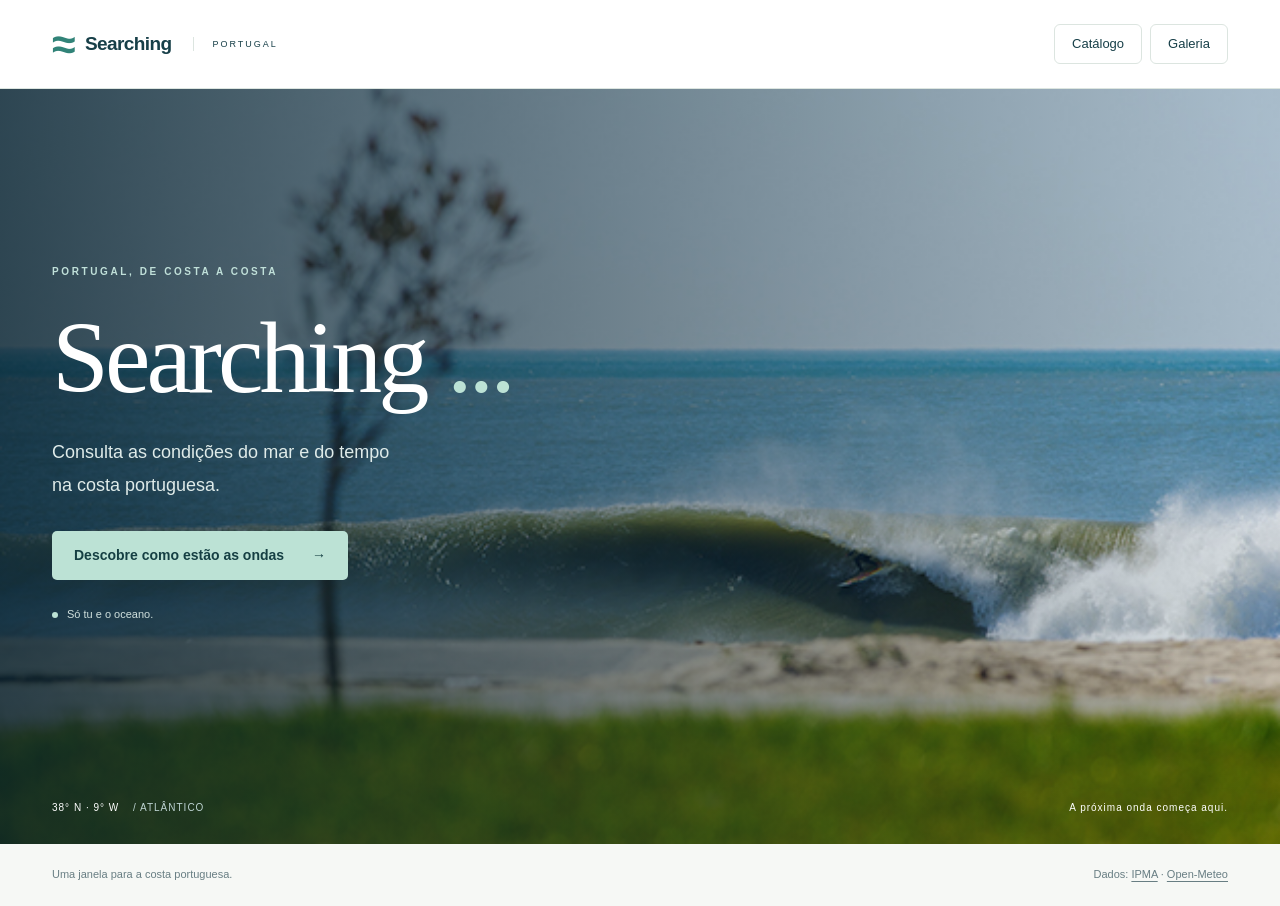
<file: index.html>
<!doctype html>
<html lang="pt-PT">
    <!-- Metadados e estilos. -->
    <head>
        <meta charset="utf-8" />
        <meta name="viewport" content="width=device-width, initial-scale=1" />
        <meta
            name="description"
            content="Consulta o tempo, as ondas e o swell nas regiões costeiras de Portugal."
        />
        <title>A costa à tua espera · Estado do Mar</title>
        <link
            href="https://cdn.jsdelivr.net/npm/bootstrap@5.3.3/dist/css/bootstrap.min.css"
            rel="stylesheet"
        />
        <link href="css/style.css" rel="stylesheet" />
        <link rel="icon" href="images/favicon.svg" type="image/svg+xml" />
    </head>
    <body>
        <!-- Navegação comum. -->
        <header class="site-header">
            <nav
                class="container d-flex align-items-center justify-content-between"
                aria-label="Navegação principal"
            >
                <a class="brand" href="index.html">
                    <span class="brand-mark" aria-hidden="true">≈</span>
                    Searching
                    <span class="brand-country">PORTUGAL</span>
                </a>
                <div class="header-actions">
                    <a class="nav-link header-button" href="catalogo.html">Catálogo</a>
                    <a class="nav-link header-button" href="galeria.html">Galeria</a>
                </div>
            </nav>
        </header>
        <!-- Apresentação e acesso ao catálogo. -->
        <main class="hero">
            <img
                class="hero-image"
                src="images/surf_espinho.jpg"
                alt="Ilustração de ondas do Atlântico junto à costa portuguesa"
            />
            <div class="hero-shade"></div>
            <div class="container hero-content">
                <p class="eyebrow light">PORTUGAL, DE COSTA A COSTA</p>
                <h1>
                    Searching
                    <span class="accent">...</span>
                </h1>
                <p class="hero-description">
                    Consulta as condições do mar e do tempo
                    <br class="desktop-break" />
                    na costa portuguesa.
                </p>
                <a href="catalogo.html" class="btn btn-ocean btn-lg">
                    Descobre como estão as ondas
                    <span aria-hidden="true">→</span>
                </a>
                <div class="hero-note">
                    <span class="status-dot"></span>
                    Só tu e o oceano.
                </div>
            </div>
            <div class="hero-bottom container">
                <span>
                    38° N · 9° W
                    <span class="muted-light">/ ATLÂNTICO</span>
                </span>
                <span>A próxima onda começa aqui.</span>
            </div>
        </main>
        <!-- Fontes dos dados. -->
        <footer class="site-footer">
            <div class="container d-flex flex-wrap justify-content-between gap-2">
                <span>Uma janela para a costa portuguesa.</span>
                <span>
                    Dados:
                    <a href="https://www.ipma.pt/" target="_blank" rel="noopener">IPMA</a>
                    ·
                    <a href="https://open-meteo.com/" target="_blank" rel="noopener">Open-Meteo</a>
                </span>
            </div>
        </footer>
    </body>
</html>
</file>
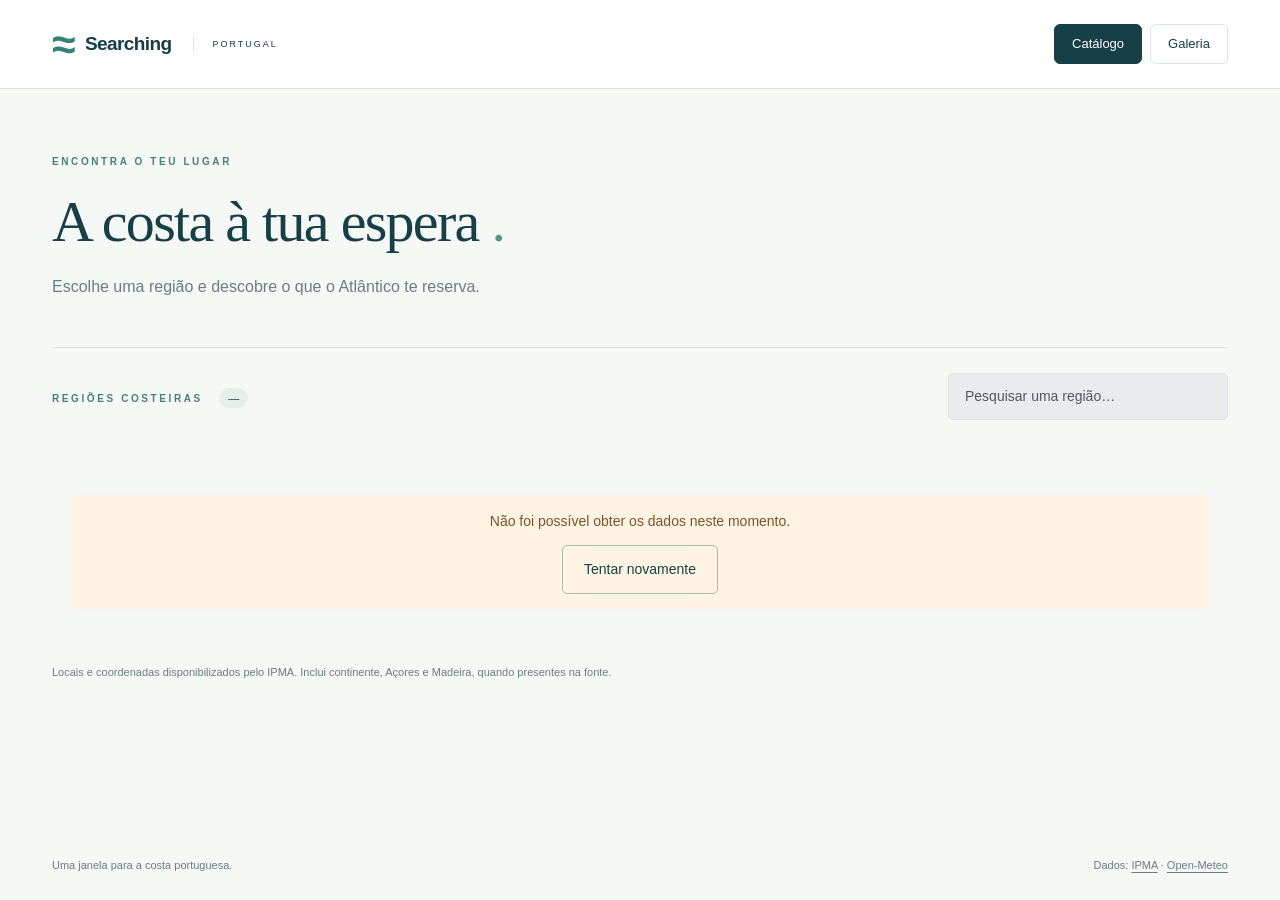
<file: catalogo.html>
<!doctype html>
<html lang="pt-PT">
    <!-- Metadados e estilos. -->
    <head>
        <meta charset="utf-8" />
        <meta name="viewport" content="width=device-width, initial-scale=1" />
        <meta
            name="description"
            content="Consulta o tempo, as ondas e o swell nas regiões costeiras de Portugal."
        />
        <title>Explorar a costa · Estado do Mar</title>
        <link
            href="https://cdn.jsdelivr.net/npm/bootstrap@5.3.3/dist/css/bootstrap.min.css"
            rel="stylesheet"
        />
        <link href="css/style.css" rel="stylesheet" />
        <link rel="icon" href="images/favicon.svg" type="image/svg+xml" />
    </head>
    <body>
        <!-- Navegação comum. -->
        <header class="site-header">
            <nav
                class="container d-flex align-items-center justify-content-between"
                aria-label="Navegação principal"
            >
                <a class="brand" href="index.html">
                    <span class="brand-mark" aria-hidden="true">≈</span>
                    Searching
                    <span class="brand-country">PORTUGAL</span>
                </a>
                <div class="header-actions">
                    <a class="nav-link header-button" href="catalogo.html" aria-current="page">
                        Catálogo
                    </a>
                    <a class="nav-link header-button" href="galeria.html">Galeria</a>
                </div>
            </nav>
        </header>
        <main class="container page-main">
            <div class="page-intro">
                <p class="eyebrow">ENCONTRA O TEU LUGAR</p>
                <h1>
                    A costa à tua espera
                    <span class="accent">.</span>
                </h1>
                <p class="lead">Escolhe uma região e descobre o que o Atlântico te reserva.</p>
            </div>
            <!-- Pesquisa e contador de regiões. -->
            <div class="catalog-toolbar">
                <div>
                    <span class="eyebrow">REGIÕES COSTEIRAS</span>
                    <span id="total" class="count-badge" aria-live="polite">—</span>
                </div>
                <label class="search-label">
                    <span class="visually-hidden">Pesquisar região</span>
                    <input
                        id="pesquisa"
                        class="form-control"
                        type="search"
                        placeholder="Pesquisar uma região…"
                        autocomplete="off"
                        disabled
                    />
                </label>
            </div>
            <div id="estado" role="status" aria-live="polite" class="loading-panel">
                <span class="spinner-border spinner-border-sm" aria-hidden="true"></span>
                A carregar dados...
            </div>
            <noscript>
                <p class="error-panel">
                    Ativa o JavaScript no navegador para carregar as regiões do IPMA.
                </p>
            </noscript>
            <!-- Os cartões são criados por catalogo.js. -->
            <div id="regioes" class="row g-4"></div>
            <p class="data-note">
                Locais e coordenadas disponibilizados pelo IPMA. Inclui continente, Açores e
                Madeira, quando presentes na fonte.
            </p>
        </main>
        <!-- Fontes dos dados. -->
        <footer class="site-footer">
            <div class="container d-flex flex-wrap justify-content-between gap-2">
                <span>Uma janela para a costa portuguesa.</span>
                <span>
                    Dados:
                    <a href="https://www.ipma.pt/" target="_blank" rel="noopener">IPMA</a>
                    ·
                    <a href="https://open-meteo.com/" target="_blank" rel="noopener">Open-Meteo</a>
                </span>
            </div>
        </footer>
        <script defer src="js/regioes.js"></script>
        <script defer src="js/utils.js"></script>
        <script defer src="js/catalogo.js"></script>
    </body>
</html>
</file>
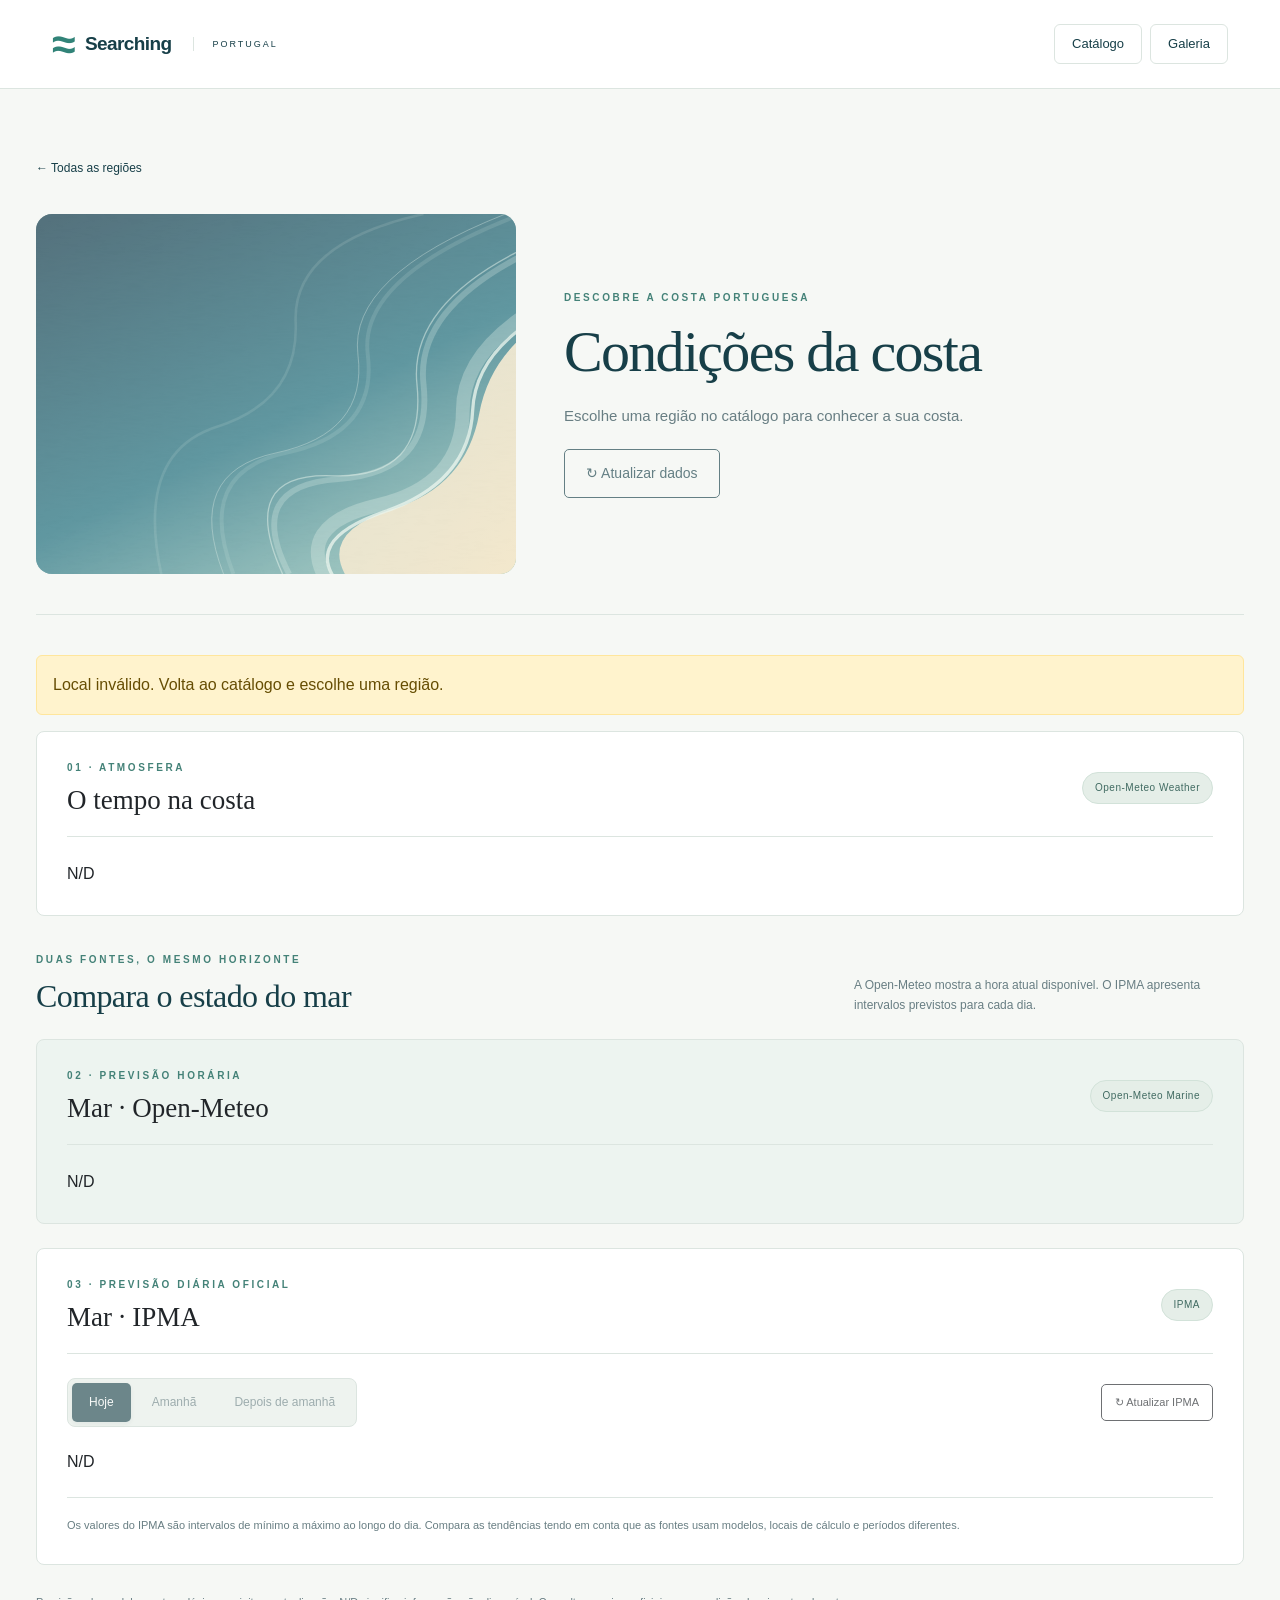
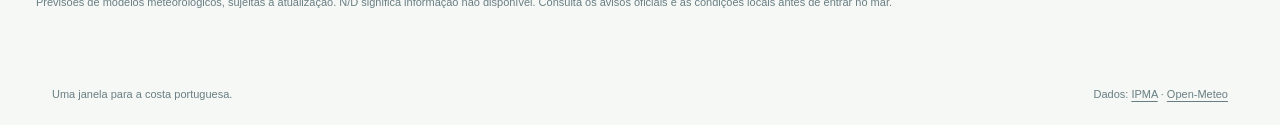
<file: detalhes.html>
<!doctype html>
<html lang="pt-PT">
    <!-- Metadados e estilos. -->
    <head>
        <meta charset="utf-8" />
        <meta name="viewport" content="width=device-width, initial-scale=1" />
        <meta
            name="description"
            content="Consulta o tempo, as ondas e o swell nas regiões costeiras de Portugal."
        />
        <title>Condições da costa · Estado do Mar</title>
        <link
            href="https://cdn.jsdelivr.net/npm/bootstrap@5.3.3/dist/css/bootstrap.min.css"
            rel="stylesheet"
        />
        <link href="css/style.css" rel="stylesheet" />
        <link rel="icon" href="images/favicon.svg" type="image/svg+xml" />
    </head>
    <body>
        <!-- Navegação comum. -->
        <header class="site-header">
            <nav
                class="container d-flex align-items-center justify-content-between"
                aria-label="Navegação principal"
            >
                <a class="brand" href="index.html">
                    <span class="brand-mark" aria-hidden="true">≈</span>
                    Searching
                    <span class="brand-country">PORTUGAL</span>
                </a>
                <div class="header-actions">
                    <a class="nav-link header-button" href="catalogo.html">Catálogo</a>
                    <a class="nav-link header-button" href="galeria.html">Galeria</a>
                </div>
            </nav>
        </header>
        <main class="container page-main details-page">
            <a class="back-link" href="catalogo.html">← Todas as regiões</a>
            <!-- Apresentação da região: fotografia com tamanho uniforme e texto local. -->
            <section class="region-intro" aria-labelledby="nome-local">
                <figure class="region-figure">
                    <img
                        id="imagem-regiao"
                        src="images/hero.svg"
                        alt="Ilustração da costa portuguesa"
                        width="480"
                        height="360"
                        decoding="async"
                    />

                    <p id="erro-imagem-regiao" class="region-image-error" hidden>
                        Fotografia indisponível.
                    </p>
                </figure>
                <div class="region-presentation">
                    <p class="eyebrow">DESCOBRE A COSTA PORTUGUESA</p>
                    <h1 id="nome-local">Condições da costa</h1>
                    <p id="zona-regiao" class="region-location"></p>
                    <p id="descricao-regiao" class="region-description">
                        Escolhe uma região no catálogo para conhecer a sua costa.
                    </p>
                    <p id="coordenadas" class="region-coordinates"></p>
                    <button id="atualizar" class="btn btn-outline-ocean" type="button">
                        ↻ Atualizar dados
                    </button>
                </div>
            </section>
            <p id="erro-local" class="alert alert-warning" hidden></p>
            <!-- Atmosfera, mar Open-Meteo e previsão oficial IPMA. -->
            <div class="conditions-stack">
                <section
                    class="card conditions-card atmosphere-panel"
                    aria-labelledby="titulo-tempo"
                >
                    <div class="section-heading section-heading-inline">
                        <div>
                            <span class="eyebrow">01 · ATMOSFERA</span>
                            <h2 id="titulo-tempo">O tempo na costa</h2>
                        </div>
                        <span class="source-badge">Open-Meteo Weather</span>
                    </div>
                    <div id="tempo" aria-live="polite"></div>
                </section>
                <div class="comparison-heading">
                    <div>
                        <p class="eyebrow">DUAS FONTES, O MESMO HORIZONTE</p>
                        <h2>Compara o estado do mar</h2>
                    </div>
                    <p>
                        A Open-Meteo mostra a hora atual disponível. O IPMA apresenta intervalos
                        previstos para cada dia.
                    </p>
                </div>
                <section class="card conditions-card sea-panel" aria-labelledby="titulo-mar">
                    <div class="section-heading section-heading-inline">
                        <div>
                            <span class="eyebrow">02 · PREVISÃO HORÁRIA</span>
                            <h2 id="titulo-mar">Mar · Open-Meteo</h2>
                        </div>
                        <span class="source-badge">Open-Meteo Marine</span>
                    </div>
                    <div id="mar" aria-live="polite"></div>
                </section>
                <section
                    id="oficial"
                    class="card conditions-card ipma-panel"
                    aria-labelledby="titulo-ipma"
                >
                    <div class="section-heading section-heading-inline">
                        <div>
                            <span class="eyebrow">03 · PREVISÃO DIÁRIA OFICIAL</span>
                            <h2 id="titulo-ipma">Mar · IPMA</h2>
                        </div>
                        <span class="source-badge">IPMA</span>
                    </div>
                    <!-- Hoje, amanhã e depois de amanhã. -->
                    <div class="ipma-toolbar">
                        <div class="day-filters" role="group" aria-label="Dia da previsão IPMA">
                            <button type="button" data-dia="0" aria-pressed="true">Hoje</button>
                            <button type="button" data-dia="1" aria-pressed="false">Amanhã</button>
                            <button type="button" data-dia="2" aria-pressed="false">
                                Depois de amanhã
                            </button>
                        </div>
                        <button id="consultar-ipma" class="btn btn-outline-ocean" type="button">
                            ↻ Atualizar IPMA
                        </button>
                    </div>
                    <div id="dados-ipma" aria-live="polite"></div>
                    <p class="comparison-note">
                        Os valores do IPMA são intervalos de mínimo a máximo ao longo do dia.
                        Compara as tendências tendo em conta que as fontes usam modelos, locais de
                        cálculo e períodos diferentes.
                    </p>
                </section>
            </div>
            <p class="data-note">
                Previsões de modelos meteorológicos, sujeitas a atualização. N/D significa
                informação não disponível. Consulta os avisos oficiais e as condições locais antes
                de entrar no mar.
            </p>
        </main>
        <!-- Fontes dos dados. -->
        <footer class="site-footer">
            <div class="container d-flex flex-wrap justify-content-between gap-2">
                <span>Uma janela para a costa portuguesa.</span>
                <span>
                    Dados:
                    <a href="https://www.ipma.pt/" target="_blank" rel="noopener">IPMA</a>
                    ·
                    <a href="https://open-meteo.com/" target="_blank" rel="noopener">Open-Meteo</a>
                </span>
            </div>
        </footer>
        <script defer src="js/regioes.js"></script>
        <script defer src="js/utils.js"></script>
        <script defer src="js/detalhes.js"></script>
    </body>
</html>
</file>
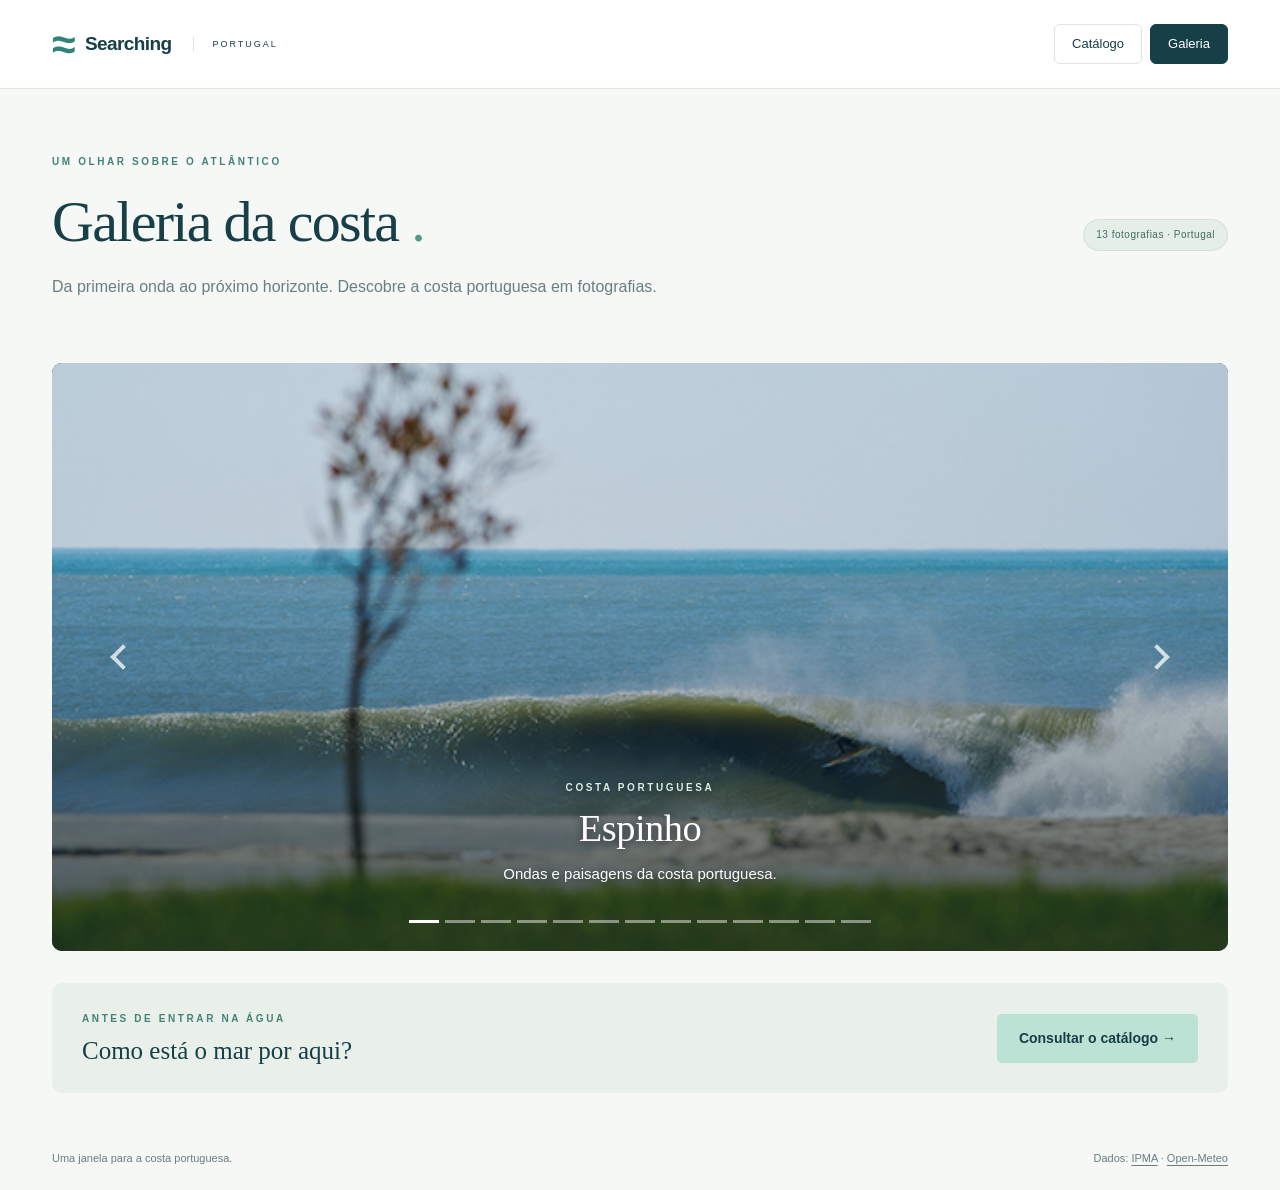
<file: galeria.html>
<!doctype html>
<html lang="pt-PT">
    <!-- Metadados e estilos. -->
    <head>
        <meta charset="utf-8" />
        <meta name="viewport" content="width=device-width, initial-scale=1" />
        <meta
            name="description"
            content="Consulta o tempo, as ondas e o swell nas regiões costeiras de Portugal."
        />
        <title>Galeria · Estado do Mar</title>
        <link
            href="https://cdn.jsdelivr.net/npm/bootstrap@5.3.3/dist/css/bootstrap.min.css"
            rel="stylesheet"
        />
        <link href="css/style.css" rel="stylesheet" />
        <link rel="icon" href="images/favicon.svg" type="image/svg+xml" />
    </head>
    <body>
        <!-- Navegação comum. -->
        <header class="site-header">
            <nav
                class="container d-flex align-items-center justify-content-between"
                aria-label="Navegação principal"
            >
                <a class="brand" href="index.html">
                    <span class="brand-mark" aria-hidden="true">≈</span>
                    Searching
                    <span class="brand-country">PORTUGAL</span>
                </a>
                <div class="header-actions">
                    <a class="nav-link header-button" href="catalogo.html">Catálogo</a>
                    <a class="nav-link header-button" href="galeria.html" aria-current="page">
                        Galeria
                    </a>
                </div>
            </nav>
        </header>
        <main class="container page-main gallery-page">
            <div class="page-intro gallery-intro">
                <div>
                    <p class="eyebrow">UM OLHAR SOBRE O ATLÂNTICO</p>
                    <h1>
                        Galeria da costa
                        <span class="accent">.</span>
                    </h1>
                    <p class="lead">
                        Da primeira onda ao próximo horizonte. Descobre a costa portuguesa em
                        fotografias.
                    </p>
                </div>
                <span class="source-badge">13 fotografias · Portugal</span>
            </div>
            <section
                id="galeria"
                class="gallery-carousel"
                role="region"
                aria-roledescription="carrossel"
                aria-label="Fotografias da costa portuguesa"
                tabindex="0"
            >
                <!-- Apenas uma fotografia fica visível de cada vez. -->
                <div id="fotografias" class="gallery-stage">
                    <figure
                        class="gallery-slide"
                        role="group"
                        aria-roledescription="fotografia"
                        aria-label="1 de 13 · Espinho"
                    >
                        <img
                            src="images/surf_espinho.jpg"
                            alt="Fotografia da costa de Espinho"
                            loading="eager"
                            decoding="async"
                        />
                        <figcaption>
                            <span class="eyebrow">COSTA PORTUGUESA</span>
                            <h2>Espinho</h2>
                            <p>Ondas e paisagens da costa portuguesa.</p>
                        </figcaption>
                    </figure>
                    <figure
                        class="gallery-slide"
                        role="group"
                        aria-roledescription="fotografia"
                        aria-label="2 de 13 · Faro"
                        hidden
                    >
                        <img
                            src="images/surf_faro.jpg"
                            alt="Fotografia da costa de Faro"
                            loading="lazy"
                            decoding="async"
                        />
                        <figcaption>
                            <span class="eyebrow">COSTA PORTUGUESA</span>
                            <h2>Faro</h2>
                            <p>Ondas e paisagens da costa portuguesa.</p>
                        </figcaption>
                    </figure>
                    <figure
                        class="gallery-slide"
                        role="group"
                        aria-roledescription="fotografia"
                        aria-label="3 de 13 · Figueira da Foz"
                        hidden
                    >
                        <img
                            src="images/surf_figueira-da-foz.jpg"
                            alt="Fotografia da costa de Figueira da Foz"
                            loading="lazy"
                            decoding="async"
                        />
                        <figcaption>
                            <span class="eyebrow">COSTA PORTUGUESA</span>
                            <h2>Figueira da Foz</h2>
                            <p>Ondas e paisagens da costa portuguesa.</p>
                        </figcaption>
                    </figure>
                    <figure
                        class="gallery-slide"
                        role="group"
                        aria-roledescription="fotografia"
                        aria-label="4 de 13 · Funchal"
                        hidden
                    >
                        <img
                            src="images/surf_funchal.jpg"
                            alt="Fotografia da costa de Funchal"
                            loading="lazy"
                            decoding="async"
                        />
                        <figcaption>
                            <span class="eyebrow">COSTA PORTUGUESA</span>
                            <h2>Funchal</h2>
                            <p>Ondas e paisagens da costa portuguesa.</p>
                        </figcaption>
                    </figure>
                    <figure
                        class="gallery-slide"
                        role="group"
                        aria-roledescription="fotografia"
                        aria-label="5 de 13 · Horta"
                        hidden
                    >
                        <img
                            src="images/surf_horta.jpg"
                            alt="Fotografia da costa de Horta"
                            loading="lazy"
                            decoding="async"
                        />
                        <figcaption>
                            <span class="eyebrow">COSTA PORTUGUESA</span>
                            <h2>Horta</h2>
                            <p>Ondas e paisagens da costa portuguesa.</p>
                        </figcaption>
                    </figure>
                    <figure
                        class="gallery-slide"
                        role="group"
                        aria-roledescription="fotografia"
                        aria-label="6 de 13 · Lisboa"
                        hidden
                    >
                        <img
                            src="images/surf_lisboa.jpg"
                            alt="Fotografia da costa de Lisboa"
                            loading="lazy"
                            decoding="async"
                        />
                        <figcaption>
                            <span class="eyebrow">COSTA PORTUGUESA</span>
                            <h2>Lisboa</h2>
                            <p>Ondas e paisagens da costa portuguesa.</p>
                        </figcaption>
                    </figure>
                    <figure
                        class="gallery-slide"
                        role="group"
                        aria-roledescription="fotografia"
                        aria-label="7 de 13 · Ponta Delgada"
                        hidden
                    >
                        <img
                            src="images/surf_ponta_delgada.jpg"
                            alt="Fotografia da costa de Ponta Delgada"
                            loading="lazy"
                            decoding="async"
                        />
                        <figcaption>
                            <span class="eyebrow">COSTA PORTUGUESA</span>
                            <h2>Ponta Delgada</h2>
                            <p>Ondas e paisagens da costa portuguesa.</p>
                        </figcaption>
                    </figure>
                    <figure
                        class="gallery-slide"
                        role="group"
                        aria-roledescription="fotografia"
                        aria-label="8 de 13 · Porto"
                        hidden
                    >
                        <img
                            src="images/surf_porto.jpg"
                            alt="Fotografia da costa de Porto"
                            loading="lazy"
                            decoding="async"
                        />
                        <figcaption>
                            <span class="eyebrow">COSTA PORTUGUESA</span>
                            <h2>Porto</h2>
                            <p>Ondas e paisagens da costa portuguesa.</p>
                        </figcaption>
                    </figure>
                    <figure
                        class="gallery-slide"
                        role="group"
                        aria-roledescription="fotografia"
                        aria-label="9 de 13 · Porto Santo"
                        hidden
                    >
                        <img
                            src="images/surf_porto_santo.jpg"
                            alt="Fotografia da costa de Porto Santo"
                            loading="lazy"
                            decoding="async"
                        />
                        <figcaption>
                            <span class="eyebrow">COSTA PORTUGUESA</span>
                            <h2>Porto Santo</h2>
                            <p>Ondas e paisagens da costa portuguesa.</p>
                        </figcaption>
                    </figure>
                    <figure
                        class="gallery-slide"
                        role="group"
                        aria-roledescription="fotografia"
                        aria-label="10 de 13 · Sagres"
                        hidden
                    >
                        <img
                            src="images/surf_sagres.jpg"
                            alt="Fotografia da costa de Sagres"
                            loading="lazy"
                            decoding="async"
                        />
                        <figcaption>
                            <span class="eyebrow">COSTA PORTUGUESA</span>
                            <h2>Sagres</h2>
                            <p>Ondas e paisagens da costa portuguesa.</p>
                        </figcaption>
                    </figure>
                    <figure
                        class="gallery-slide"
                        role="group"
                        aria-roledescription="fotografia"
                        aria-label="11 de 13 · Santa Cruz das Flores"
                        hidden
                    >
                        <img
                            src="images/surf_santa_cruz_das_flores.jpg"
                            alt="Fotografia da costa de Santa Cruz das Flores"
                            loading="lazy"
                            decoding="async"
                        />
                        <figcaption>
                            <span class="eyebrow">COSTA PORTUGUESA</span>
                            <h2>Santa Cruz das Flores</h2>
                            <p>Ondas e paisagens da costa portuguesa.</p>
                        </figcaption>
                    </figure>
                    <figure
                        class="gallery-slide"
                        role="group"
                        aria-roledescription="fotografia"
                        aria-label="12 de 13 · Sines"
                        hidden
                    >
                        <img
                            src="images/surf_sines.jpg"
                            alt="Fotografia da costa de Sines"
                            loading="lazy"
                            decoding="async"
                        />
                        <figcaption>
                            <span class="eyebrow">COSTA PORTUGUESA</span>
                            <h2>Sines</h2>
                            <p>Ondas e paisagens da costa portuguesa.</p>
                        </figcaption>
                    </figure>
                    <figure
                        class="gallery-slide"
                        role="group"
                        aria-roledescription="fotografia"
                        aria-label="13 de 13 · Viana do Castelo"
                        hidden
                    >
                        <img
                            src="images/surf_viana_do_castelo.jpg"
                            alt="Fotografia da costa de Viana do Castelo"
                            loading="lazy"
                            decoding="async"
                        />
                        <figcaption>
                            <span class="eyebrow">COSTA PORTUGUESA</span>
                            <h2>Viana do Castelo</h2>
                            <p>Ondas e paisagens da costa portuguesa.</p>
                        </figcaption>
                    </figure>
                </div>
                <!-- Setas, indicadores e anúncio acessível da imagem atual. -->
                <div id="controlos-galeria" class="gallery-controls" hidden>
                    <button
                        id="foto-anterior"
                        class="gallery-arrow gallery-prev"
                        type="button"
                        aria-label="Fotografia anterior"
                        aria-controls="fotografias"
                    >
                        <span class="gallery-chevron" aria-hidden="true"></span>
                    </button>
                    <button
                        id="foto-seguinte"
                        class="gallery-arrow gallery-next"
                        type="button"
                        aria-label="Fotografia seguinte"
                        aria-controls="fotografias"
                    >
                        <span class="gallery-chevron" aria-hidden="true"></span>
                    </button>
                    <div class="gallery-indicators" role="group" aria-label="Escolher fotografia">
                        <button
                            type="button"
                            data-foto="0"
                            aria-label="Ver fotografia de Espinho"
                            title="Espinho"
                            aria-pressed="true"
                            aria-controls="fotografias"
                        ></button>
                        <button
                            type="button"
                            data-foto="1"
                            aria-label="Ver fotografia de Faro"
                            title="Faro"
                            aria-pressed="false"
                            aria-controls="fotografias"
                        ></button>
                        <button
                            type="button"
                            data-foto="2"
                            aria-label="Ver fotografia de Figueira da Foz"
                            title="Figueira da Foz"
                            aria-pressed="false"
                            aria-controls="fotografias"
                        ></button>
                        <button
                            type="button"
                            data-foto="3"
                            aria-label="Ver fotografia de Funchal"
                            title="Funchal"
                            aria-pressed="false"
                            aria-controls="fotografias"
                        ></button>
                        <button
                            type="button"
                            data-foto="4"
                            aria-label="Ver fotografia de Horta"
                            title="Horta"
                            aria-pressed="false"
                            aria-controls="fotografias"
                        ></button>
                        <button
                            type="button"
                            data-foto="5"
                            aria-label="Ver fotografia de Lisboa"
                            title="Lisboa"
                            aria-pressed="false"
                            aria-controls="fotografias"
                        ></button>
                        <button
                            type="button"
                            data-foto="6"
                            aria-label="Ver fotografia de Ponta Delgada"
                            title="Ponta Delgada"
                            aria-pressed="false"
                            aria-controls="fotografias"
                        ></button>
                        <button
                            type="button"
                            data-foto="7"
                            aria-label="Ver fotografia de Porto"
                            title="Porto"
                            aria-pressed="false"
                            aria-controls="fotografias"
                        ></button>
                        <button
                            type="button"
                            data-foto="8"
                            aria-label="Ver fotografia de Porto Santo"
                            title="Porto Santo"
                            aria-pressed="false"
                            aria-controls="fotografias"
                        ></button>
                        <button
                            type="button"
                            data-foto="9"
                            aria-label="Ver fotografia de Sagres"
                            title="Sagres"
                            aria-pressed="false"
                            aria-controls="fotografias"
                        ></button>
                        <button
                            type="button"
                            data-foto="10"
                            aria-label="Ver fotografia de Santa Cruz das Flores"
                            title="Santa Cruz das Flores"
                            aria-pressed="false"
                            aria-controls="fotografias"
                        ></button>
                        <button
                            type="button"
                            data-foto="11"
                            aria-label="Ver fotografia de Sines"
                            title="Sines"
                            aria-pressed="false"
                            aria-controls="fotografias"
                        ></button>
                        <button
                            type="button"
                            data-foto="12"
                            aria-label="Ver fotografia de Viana do Castelo"
                            title="Viana do Castelo"
                            aria-pressed="false"
                            aria-controls="fotografias"
                        ></button>
                    </div>
                    <p
                        id="contador-fotos"
                        class="visually-hidden"
                        role="status"
                        aria-live="polite"
                        aria-atomic="true"
                    >
                        1 / 13 · Espinho
                    </p>
                </div>
            </section>
            <noscript>
                <p class="error-panel">
                    Ativa o JavaScript para percorrer todas as fotografias da galeria.
                </p>
            </noscript>
            <div class="gallery-cta">
                <div>
                    <p class="eyebrow">ANTES DE ENTRAR NA ÁGUA</p>
                    <h2>Como está o mar por aqui?</h2>
                </div>
                <a class="btn btn-ocean" href="catalogo.html">Consultar o catálogo →</a>
            </div>
        </main>
        <!-- Fontes dos dados. -->
        <footer class="site-footer">
            <div class="container d-flex flex-wrap justify-content-between gap-2">
                <span>Uma janela para a costa portuguesa.</span>
                <span>
                    Dados:
                    <a href="https://www.ipma.pt/" target="_blank" rel="noopener">IPMA</a>
                    ·
                    <a href="https://open-meteo.com/" target="_blank" rel="noopener">Open-Meteo</a>
                </span>
            </div>
        </footer>
        <script defer src="js/galeria.js"></script>
    </body>
</html>
</file>
<file: css/style.css>
/* Base e componentes comuns */

:root {
    --ink: #173f48;
    --muted: #687e83;
    --mint: #bce2d5;
    --paper: #f6f8f5;
    --line: #dce5e0;
}

* {
    box-sizing: border-box;
}

body {
    margin: 0;
    background: var(--paper);
    color: var(--ink);
    font-family: Arial, Helvetica, sans-serif;
    line-height: 1.6;
}

a {
    color: inherit;
}

.container {
    width: calc(100% - 48px);
    max-width: 1200px;
    margin: auto;
}

.d-flex {
    display: flex;
}

.flex-wrap {
    flex-wrap: wrap;
}

.align-items-center {
    align-items: center;
}

.justify-content-between {
    justify-content: space-between;
}

.gap-2 {
    gap: 0.5rem;
}

.eyebrow {
    font-size: 10px;
    font-weight: 700;
    letter-spacing: 2.6px;
    color: #448278;
    margin: 0 0 20px;
}

.accent {
    color: #559a89;
}

.btn {
    display: inline-block;
    padding: 13px 21px;
    text-decoration: none;
    cursor: pointer;
    border: 1px solid transparent;
    border-radius: 5px;
    font-size: 14px;
    font-family: inherit;
    transition: background 0.15s;
}

.btn-ocean {
    background: var(--mint);
    color: #153f43;
    font-weight: 600;
}

.btn-ocean:hover {
    background: #d2eee3;
    color: #153f43;
}

.btn-ocean span {
    margin-left: 24px;
}

.page-main {
    min-height: calc(100vh - 154px);
    padding-top: 65px;
    padding-bottom: 35px;
}

h1 {
    font-family: Georgia, serif;
    font-size: clamp(36px, 5vw, 58px);
    font-weight: 400;
    letter-spacing: -1.7px;
    line-height: 1.1;
}

.lead {
    font-size: 16px;
    color: var(--muted);
    margin-top: 20px;
}

.page-intro {
    margin-bottom: 48px;
}

.row {
    display: flex;
    flex-wrap: wrap;
    margin-left: -12px;
    margin-right: -12px;
}

.row > * {
    padding-left: 12px;
    padding-right: 12px;
    width: 100%;
    margin-bottom: 24px;
}

.card {
    background: #fff;
    border: 1px solid var(--line);
    border-radius: 8px;
    overflow: hidden;
}

.data-note {
    font-size: 11px;
    color: var(--muted);
    line-height: 1.8;
    margin-top: 28px;
}

.btn-outline-ocean {
    border-color: #a6bdb4;
    color: var(--ink);
    background: transparent;
    white-space: nowrap;
}

.btn-outline-ocean:hover {
    background: #e3eee7;
}

.source-badge {
    font-size: 10px;
    letter-spacing: 0.5px;
    color: #416b62;
    background: #e5eee8;
    border: 1px solid #d2e2d9;
    border-radius: 30px;
    padding: 7px 12px;
    white-space: nowrap;
}

/* Cabeçalho e rodapé */

.site-header {
    background: #fff;
    border-bottom: 1px solid var(--line);
}

.site-header nav {
    min-height: 88px;
    gap: 16px;
    flex-wrap: wrap;
    padding-top: 12px;
    padding-bottom: 12px;
}

.brand {
    display: flex;
    align-items: center;
    gap: 10px;
    text-decoration: none;
    font-size: 19px;
    font-weight: 700;
    letter-spacing: -0.6px;
}

.brand-mark {
    font-size: 43px;
    line-height: 1;
    color: #318378;
}

.brand-country {
    margin-left: 12px;
    padding-left: 18px;
    border-left: 1px solid var(--line);
    font-size: 9px;
    letter-spacing: 2px;
    font-weight: 500;
}

.nav-link {
    text-decoration: none;
    font-size: 13px;
}

.site-footer {
    padding: 22px 0;
    color: var(--muted);
    font-size: 11px;
}

.site-footer a {
    text-underline-offset: 3px;
}

.header-actions {
    display: flex;
    align-items: center;
    gap: 8px;
}

.header-button {
    padding: 9px 17px;
    border: 1px solid var(--line);
    border-radius: 6px;
}

.header-button:hover {
    background: #edf4f0;
    color: var(--ink);
}

.header-button[aria-current='page'] {
    color: #fff;
    background: var(--ink);
    border-color: var(--ink);
}

/* Página inicial */

.hero {
    min-height: calc(100svh - 145px);
    position: relative;
    display: flex;
    align-items: center;
    overflow: hidden;
    color: white;
    background: #154c59;
}

.hero-image,
.hero-shade {
    position: absolute;
    inset: 0;
    width: 100%;
    height: 100%;
    object-fit: cover;
}

.hero-shade {
    background: linear-gradient(90deg, rgba(5, 31, 43, 0.78), rgba(5, 31, 43, 0.08));
}

.hero-content {
    position: relative;
    padding-top: 80px;
    padding-bottom: 125px;
}

.eyebrow.light {
    color: #c0e0d9;
}

.hero h1 {
    font-family: Georgia, serif;
    font-size: clamp(66px, 8vw, 116px);
    font-weight: 400;
    letter-spacing: -4px;
    line-height: 0.98;
    margin: 28px 0;
}

.hero .accent {
    color: var(--mint);
}

.hero-description {
    font-size: 18px;
    line-height: 1.8;
    color: #dfebe9;
    margin-bottom: 30px;
}

.hero-note {
    font-size: 11px;
    color: #cfdfdc;
    margin-top: 26px;
    display: flex;
    align-items: center;
    gap: 9px;
}

.status-dot {
    width: 6px;
    height: 6px;
    background: var(--mint);
    border-radius: 50%;
}

.hero-bottom {
    position: absolute;
    bottom: 28px;
    left: 0;
    right: 0;
    display: flex;
    justify-content: space-between;
    font-size: 10px;
    letter-spacing: 1px;
}

.muted-light {
    color: #bdd3d2;
    margin-left: 10px;
}

/* Catálogo e fotografias */

.catalog-toolbar {
    display: flex;
    justify-content: space-between;
    align-items: center;
    gap: 20px;
    border-top: 1px solid var(--line);
    padding: 25px 0;
}

.catalog-toolbar .eyebrow {
    margin: 0;
}

.count-badge {
    padding: 4px 9px;
    background: #e6eeea;
    border-radius: 20px;
    font-size: 11px;
    margin-left: 12px;
}

.form-control {
    padding: 12px 16px;
    border: 1px solid var(--line);
    border-radius: 5px;
    background: #fff;
    color: var(--ink);
    font-size: 14px;
}

.search-label {
    width: 280px;
}

.search-label input {
    width: 100%;
}

.region-card {
    height: 100%;
    transition:
        border-color 0.15s,
        transform 0.15s;
}

.region-card:hover {
    border-color: #71a798;
    transform: translateY(-3px);
}

.card-landscape {
    height: 180px;
    background: #dae8e0;
    position: relative;
    overflow: hidden;
}

/* Ilustração alternativa quando uma fotografia não está disponível. */

.card-landscape:before,
.card-landscape:after {
    content: '';
    position: absolute;
    width: 130%;
    height: 110px;
    border-radius: 50%;
    transform: rotate(-12deg);
    left: -10%;
    top: 46px;
    background: #a1c8bd;
}

.card-landscape:after {
    top: 72px;
    background: #508d85;
    transform: rotate(7deg);
}

.card-landscape.islands {
    background: #dde5dd;
}

.card-landscape.islands:after {
    background: #386f79;
}

.card-body {
    padding: 25px;
}

.region-card h2 {
    font-family: Georgia, serif;
    font-size: 25px;
    margin: 6px 0 10px;
    font-weight: 400;
}

.region-category {
    font-size: 9px;
    letter-spacing: 2px;
    color: var(--muted);
}

.region-coords {
    font-size: 11px;
    color: var(--muted);
    margin-bottom: 22px;
}

.region-link {
    font-size: 12px;
    text-decoration: none;
    display: flex;
    justify-content: space-between;
    border-top: 1px solid var(--line);
    padding-top: 16px;
}

.card-landscape .region-photo {
    width: 100%;
    height: 100%;
    object-fit: cover;
    object-position: center;
    display: block;
    position: relative;
    z-index: 1;
}

.card-landscape.has-photo::before,
.card-landscape.has-photo::after {
    display: none;
}

/* Detalhes e comparação do mar */

.back-link {
    font-size: 12px;
    text-decoration: none;
    display: inline-block;
    margin-bottom: 36px;
}

/* Apresentação da região: todas as fotografias usam uma área de 4:3. */
.region-intro {
    display: grid;
    grid-template-columns: minmax(0, 480px) minmax(0, 1fr);
    gap: 48px;
    align-items: center;
    padding-bottom: 40px;
    margin-bottom: 40px;
    border-bottom: 1px solid var(--line);
}

.region-figure {
    position: relative;
    width: 100%;
    aspect-ratio: 4 / 3;
    margin: 0;
    overflow: hidden;
    border-radius: 16px;
    background: #dae8e0;
}

.region-figure img {
    position: absolute;
    inset: 0;
    width: 100%;
    height: 100%;
    object-fit: cover;
    object-position: center;
    display: block;
}

.region-figure figcaption {
    position: absolute;
    bottom: 12px;
    left: 12px;
    right: 12px;
    width: fit-content;
    padding: 7px 10px;
    border-radius: 5px;
    background: #143a43cc;
    color: #fff;
    font-size: 10px;
}

.region-presentation .eyebrow {
    margin-bottom: 14px;
}

.region-presentation h1 {
    margin: 0 0 14px;
    overflow-wrap: anywhere;
}

.region-location {
    font-size: 12px;
    letter-spacing: 1px;
    text-transform: uppercase;
    color: #448278;
    margin: 0;
}

.region-description {
    font-size: 15px;
    line-height: 1.8;
    color: var(--muted);
    margin: 18px 0;
}

.region-coordinates {
    font-size: 11px;
    color: var(--muted);
    margin: 0 0 20px;
}

.region-image-error {
    position: absolute;
    inset: 0;
    display: grid;
    place-items: center;
    margin: 0;
    padding: 24px;
    color: var(--ink);
    font-size: 14px;
}

.conditions-card {
    padding: 28px 30px;
    height: auto;
}

.section-heading {
    border-bottom: 1px solid var(--line);
    padding-bottom: 20px;
    margin-bottom: 24px;
}

.section-heading .eyebrow {
    margin-bottom: 8px;
}

.section-heading h2 {
    font-size: 27px;
    font-family: Georgia, serif;
    font-weight: 400;
    margin: 0;
}

.primary-value {
    font-family: Georgia, serif;
    font-size: 44px;
    line-height: 1.2;
    letter-spacing: -2px;
    margin-bottom: 5px;
    margin: 4px 0;
}

.primary-caption {
    font-size: 12px;
    color: var(--muted);
    margin-bottom: 24px;
    margin: 0;
}

.metrics {
    display: grid;
    grid-template-columns: 1fr 1fr;
    gap: 18px 24px;
    margin: 0;
}

.metrics dt {
    font-size: 11px;
    color: var(--muted);
    font-weight: 400;
}

.metrics dd {
    font-size: 17px;
    margin: 4px 0 0;
}

.metric-group {
    margin: 24px 0 14px;
    padding-top: 18px;
    border-top: 1px solid var(--line);
    font-size: 10px;
    font-weight: 700;
    letter-spacing: 1.5px;
    margin-top: 0;
}

.update-note {
    font-size: 10px;
    color: var(--muted);
    margin: 24px 0 0;
    border-top: 1px solid var(--line);
    padding-top: 16px;
    margin-top: 24px;
}

.ipma-date {
    font-size: 11px;
    color: var(--muted);
    margin: 0 0 15px;
}

.details-page {
    max-width: 1280px;
}

.conditions-stack {
    display: grid;
    gap: 24px;
}

.section-heading-inline {
    display: flex;
    align-items: center;
    justify-content: space-between;
    gap: 18px;
}

.section-heading-inline .eyebrow {
    display: block;
}

.weather-row {
    display: grid;
    grid-template-columns: 200px 1fr;
    align-items: center;
    gap: 30px;
}

.metric-label {
    font-size: 11px;
    color: var(--muted);
}

.weather-highlight {
    border-right: 1px solid var(--line);
    padding-right: 24px;
}

.weather-row .metrics {
    grid-template-columns: repeat(5, minmax(0, 1fr));
    gap: 16px;
}

.weather-row .metrics dd {
    font-size: 21px;
}

.comparison-heading {
    display: flex;
    justify-content: space-between;
    gap: 32px;
    align-items: end;
    padding: 12px 0 0;
}

.comparison-heading .eyebrow {
    margin: 0 0 10px;
}

.comparison-heading h2 {
    font:
        400 32px Georgia,
        serif;
    margin: 0;
    letter-spacing: -0.6px;
}

.comparison-heading > p {
    max-width: 390px;
    font-size: 12px;
    color: var(--muted);
    margin: 0;
}

.sea-panel {
    background: #edf4f0;
}

.comparison-metrics {
    grid-template-columns: repeat(4, minmax(0, 1fr));
    gap: 0;
}

.comparison-metrics > div {
    padding: 8px 24px;
    border-right: 1px solid var(--line);
}

.comparison-metrics > div:first-child {
    padding-left: 0;
}

.comparison-metrics > div:last-child {
    border-right: 0;
}

.comparison-metrics dd {
    font:
        400 clamp(20px, 2.1vw, 29px) Georgia,
        serif;
    letter-spacing: -0.6px;
    line-height: 1.35;
    margin-top: 10px;
}

.comparison-metrics dt {
    min-height: 34px;
    display: flex;
    align-items: center;
    font-size: 12px;
}

.marine-extras {
    display: grid;
    grid-template-columns: 1fr 1fr;
    gap: 36px;
    margin-top: 22px;
}

.marine-extras .metrics {
    grid-template-columns: repeat(3, 1fr);
}

.ipma-toolbar {
    display: flex;
    align-items: center;
    justify-content: space-between;
    gap: 16px;
    margin-bottom: 22px;
}

.day-filters {
    display: flex;
    flex-wrap: wrap;
    background: #eef3ef;
    border: 1px solid var(--line);
    border-radius: 8px;
    padding: 4px;
    gap: 4px;
}

.day-filters button {
    font: inherit;
    font-size: 12px;
    border: 0;
    background: transparent;
    color: var(--muted);
    padding: 10px 17px;
    border-radius: 5px;
    cursor: pointer;
}

.day-filters button[aria-pressed='true'] {
    background: var(--ink);
    color: #fff;
    box-shadow: 0 2px 5px #173f481a;
}

.ipma-toolbar .btn {
    font-size: 11px;
    padding: 9px 13px;
}

.ipma-total {
    margin: 20px 0 0;
    padding: 14px 16px;
    background: #f5f7f3;
    border-radius: 5px;
    font-size: 12px;
    color: #49665e;
}

.comparison-note {
    font-size: 11px;
    color: var(--muted);
    padding-top: 18px;
    border-top: 1px solid var(--line);
    margin: 22px 0 0;
    line-height: 1.8;
}

.ipma-forecast + .ipma-forecast {
    border-top: 1px solid var(--line);
    padding-top: 22px;
    margin-top: 22px;
}

/* Galeria */

.gallery-intro {
    display: flex;
    align-items: center;
    justify-content: space-between;
    gap: 24px;
}

.gallery-intro .lead {
    max-width: 680px;
}

.gallery-carousel {
    position: relative;
    overflow: hidden;
    border-radius: 10px;
    background: #143a43;
}

/* Área igual para todas as fotos: até 1200 × 600 px. */

.gallery-stage {
    position: relative;
    width: 100%;
    aspect-ratio: 2 / 1;
}

.gallery-slide {
    position: absolute;
    inset: 0;
    margin: 0;
}

/* Recorta sem deformar a fotografia. */

.gallery-slide > img {
    width: 100%;
    height: 100%;
    object-fit: cover;
    object-position: center;
    display: block;
}

.gallery-slide::after {
    content: '';
    position: absolute;
    inset: 0;
    background: linear-gradient(180deg, #071f2b05 30%, #071f2ba6 100%);
    pointer-events: none;
}

.gallery-slide figcaption {
    position: absolute;
    z-index: 2;
    left: 15%;
    right: 15%;
    bottom: 65px;
    color: #fff;
    text-align: center;
    text-shadow: 0 2px 8px #0008;
}

.gallery-slide figcaption .eyebrow {
    display: block;
    margin: 0 0 10px;
    color: #d6eee5;
    font-size: 10px;
}

.gallery-slide h2 {
    font:
        400 clamp(26px, 3vw, 40px) Georgia,
        serif;
    margin: 0 0 12px;
    letter-spacing: -0.5px;
}

.gallery-slide figcaption p {
    margin: 0;
    font-size: 15px;
}

.gallery-controls {
    position: absolute;
    inset: 0;
    z-index: 3;
    pointer-events: none;
}

.gallery-arrow {
    position: absolute;
    top: 0;
    bottom: 0;
    width: 12%;
    display: flex;
    align-items: center;
    justify-content: center;
    border: 0;
    background: transparent;
    color: #fff;
    cursor: pointer;
    opacity: 0.75;
    pointer-events: auto;
}

.gallery-arrow:hover,
.gallery-arrow:focus-visible {
    opacity: 1;
    background: #071f2b15;
}

.gallery-prev {
    left: 0;
}

.gallery-next {
    right: 0;
}

.gallery-chevron {
    width: 18px;
    height: 18px;
    border-top: 4px solid currentColor;
    border-right: 4px solid currentColor;
    transform: rotate(45deg);
}

.gallery-prev .gallery-chevron {
    transform: rotate(-135deg);
}

.gallery-indicators {
    position: absolute;
    bottom: 14px;
    left: 5%;
    right: 5%;
    display: flex;
    justify-content: center;
    gap: 6px;
    pointer-events: auto;
}

.gallery-indicators button {
    position: relative;
    flex: 1;
    max-width: 30px;
    height: 30px;
    padding: 0;
    border: 0;
    background: transparent;
    cursor: pointer;
}

.gallery-indicators button::after {
    content: '';
    position: absolute;
    left: 0;
    right: 0;
    top: 13px;
    height: 3px;
    background: #fff;
    opacity: 0.45;
}

.gallery-indicators button[aria-pressed='true']::after,
.gallery-indicators button:hover::after {
    opacity: 1;
}

.gallery-cta {
    display: flex;
    align-items: center;
    justify-content: space-between;
    gap: 22px;
    margin-top: 32px;
    padding: 28px 30px;
    background: #e8f0e9;
    border-radius: 10px;
}

.gallery-cta .eyebrow {
    margin-bottom: 10px;
}

.gallery-cta h2 {
    font:
        400 25px Georgia,
        serif;
    margin: 0;
}

.gallery-image-error {
    position: absolute;
    inset: 0;
    display: grid;
    place-items: center;
    color: #fff;
    padding: 24px 15% 140px;
    margin: 0;
    text-align: center;
    font-size: 14px;
}

/* Estados e acessibilidade */

.loading-panel {
    padding: 50px 20px;
    text-align: center;
    color: var(--muted);
}

.error-panel {
    padding: 15px;
    background: #fff3e4;
    border-radius: 5px;
    color: #78552b;
    font-size: 14px;
}

.retry {
    margin-top: 12px;
}

button:disabled {
    opacity: 0.6;
    cursor: wait;
}

[hidden] {
    display: none !important;
}

:focus-visible {
    outline: 3px solid #5a9c88;
    outline-offset: 4px;
}

.visually-hidden {
    position: absolute;
    width: 1px;
    height: 1px;
    overflow: hidden;
    clip: rect(0, 0, 0, 0);
}

/* Adaptações a tablets e telemóveis */

@media (min-width: 768px) {
    .col-md-6 {
        width: 50%;
    }
}

@media (min-width: 992px) {
    .col-lg-4 {
        width: 33.333%;
    }
}

@media (max-width: 1000px) {
    .region-intro {
        grid-template-columns: minmax(0, 40%) minmax(0, 1fr);
        gap: 28px;
    }

    .weather-row {
        grid-template-columns: 170px 1fr;
        gap: 20px;
    }

    .weather-row .metrics {
        grid-template-columns: repeat(3, 1fr);
        gap: 20px;
    }

    .comparison-metrics > div {
        padding-left: 14px;
        padding-right: 14px;
    }

    .comparison-heading > p {
        max-width: 300px;
    }
}

@media (max-width: 700px) {
    .region-intro {
        grid-template-columns: 1fr;
        gap: 24px;
        padding-bottom: 28px;
        margin-bottom: 28px;
    }

    .conditions-card {
        padding: 22px;
    }

    .section-heading-inline {
        align-items: flex-start;
    }

    .section-heading-inline h2 {
        font-size: 24px;
    }

    .source-badge {
        font-size: 8px;
        padding: 5px 8px;
    }

    .weather-row {
        grid-template-columns: 1fr;
    }

    .weather-highlight {
        border: 0;
        border-bottom: 1px solid var(--line);
        padding: 0 0 18px;
    }

    .weather-row .metrics {
        grid-template-columns: repeat(2, 1fr);
    }

    .comparison-heading {
        display: block;
    }

    .comparison-heading h2 {
        font-size: 28px;
    }

    .comparison-heading > p {
        max-width: none;
        margin-top: 14px;
    }

    .comparison-metrics {
        grid-template-columns: repeat(2, minmax(0, 1fr));
        gap: 22px 16px;
    }

    .comparison-metrics > div,
    .comparison-metrics > div:first-child {
        border: 0;
        padding: 0;
    }

    .comparison-metrics dd {
        font-size: 24px;
    }

    .marine-extras {
        grid-template-columns: 1fr;
        gap: 20px;
    }

    .ipma-toolbar {
        align-items: flex-start;
        flex-direction: column;
    }

    .day-filters {
        width: 100%;
    }

    .day-filters button {
        flex: 1;
        padding: 10px 8px;
        font-size: 11px;
    }
}

@media (max-width: 600px) {
    .container {
        width: calc(100% - 36px);
    }

    .site-header nav {
        min-height: 72px;
    }

    .brand {
        font-size: 16px;
    }

    .brand-country {
        display: none;
    }

    .nav-link {
        font-size: 11px;
    }

    .hero h1 {
        letter-spacing: -2px;
    }

    .hero-content {
        padding-top: 65px;
        padding-bottom: 110px;
    }

    .hero-description {
        font-size: 16px;
    }

    .hero-bottom {
        font-size: 9px;
    }

    .hero-bottom > span:last-child {
        display: none;
    }

    .page-main {
        padding-top: 40px;
    }

    .catalog-toolbar {
        align-items: stretch;
        flex-direction: column;
    }

    .search-label {
        width: 100%;
    }

    .site-footer {
        font-size: 10px;
    }

    .desktop-break {
        display: none;
    }

    .header-actions {
        width: 100%;
    }

    .header-button {
        flex: 1;
        text-align: center;
    }

    .gallery-intro,
    .gallery-cta {
        align-items: flex-start;
        flex-direction: column;
    }

    .gallery-intro {
        gap: 16px;
    }

    .gallery-stage {
        aspect-ratio: 4 / 3;
    }

    .gallery-slide figcaption {
        bottom: 48px;
    }

    .gallery-slide figcaption .eyebrow {
        font-size: 8px;
        margin-bottom: 6px;
    }

    .gallery-slide h2 {
        font-size: 24px;
        margin-bottom: 7px;
    }

    .gallery-slide figcaption p {
        font-size: 11px;
    }

    .gallery-chevron {
        width: 12px;
        height: 12px;
        border-width: 3px;
    }

    .gallery-indicators {
        bottom: 7px;
        gap: 4px;
    }

    .gallery-cta {
        padding: 24px;
    }
}
</file>
